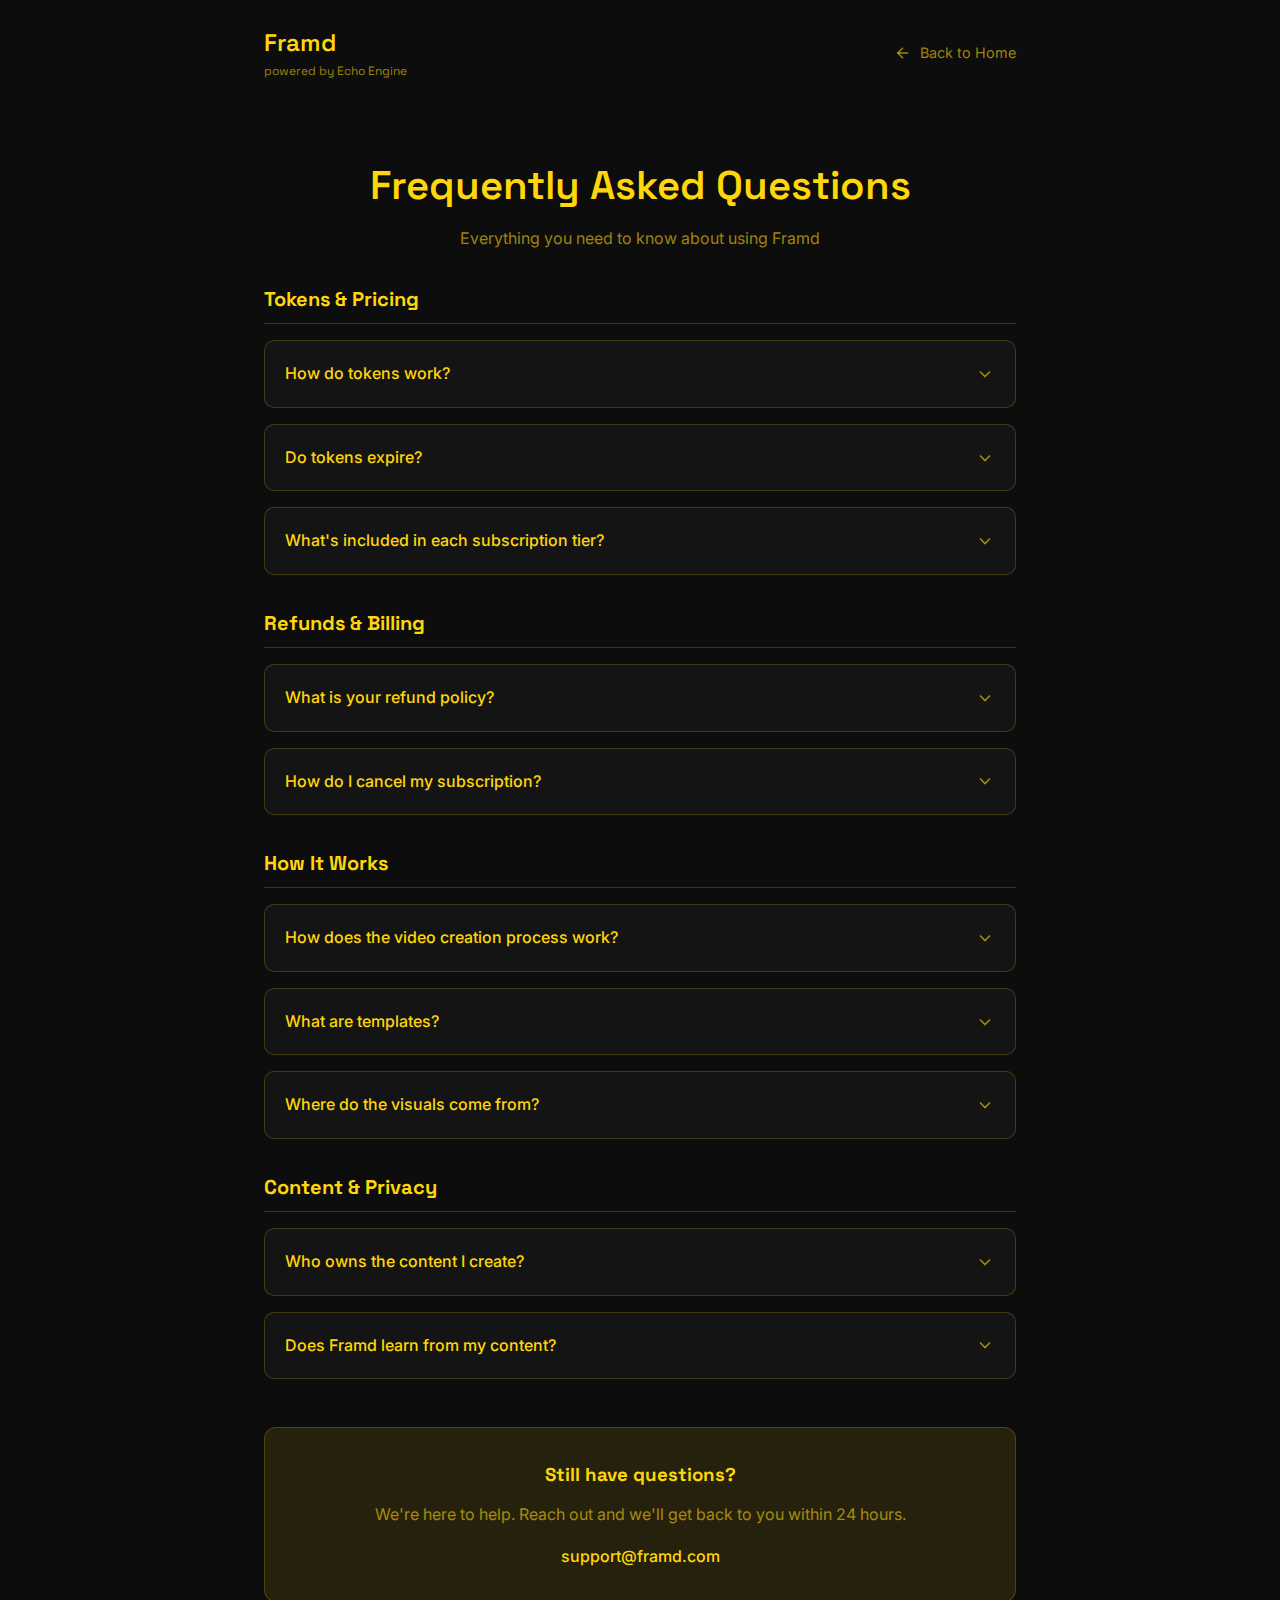
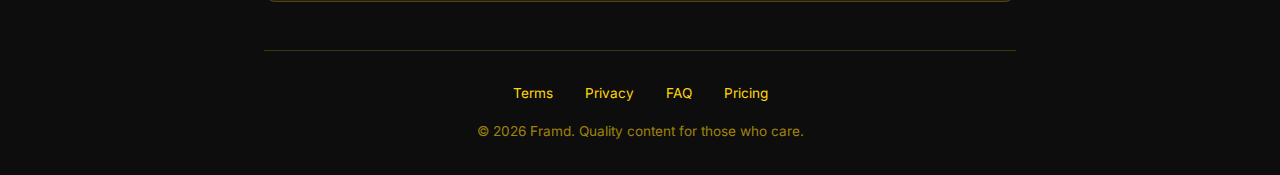
<file: templates/faq.html>
<!DOCTYPE html>
<html lang="en">
<head>
    <meta charset="UTF-8">
    <meta name="viewport" content="width=device-width, initial-scale=1.0">
    <title>FAQ — Framd</title>
    <link rel="preconnect" href="https://fonts.googleapis.com">
    <link href="https://fonts.googleapis.com/css2?family=Space+Grotesk:wght@400;500;600;700&family=Inter:wght@300;400;500;600&display=swap" rel="stylesheet">
    <style>
        :root {
            --bg: #0d0d0d;
            --text: #ffd60a;
            --text-dim: rgba(255, 214, 10, 0.6);
            --text-faint: rgba(255, 214, 10, 0.2);
        }
        
        * { margin: 0; padding: 0; box-sizing: border-box; }
        
        body {
            font-family: 'Inter', sans-serif;
            background: var(--bg);
            color: var(--text);
            min-height: 100vh;
            line-height: 1.6;
        }
        
        .container {
            max-width: 800px;
            margin: 0 auto;
            padding: 0 1.5rem;
        }
        
        header {
            padding: 1.5rem 0;
            display: flex;
            justify-content: space-between;
            align-items: center;
        }
        
        .logo {
            font-family: 'Space Grotesk', sans-serif;
            font-size: 1.5rem;
            font-weight: 600;
            text-decoration: none;
            color: var(--text);
        }
        
        .logo span {
            font-size: 0.75rem;
            font-weight: 400;
            color: var(--text-dim);
            display: block;
        }
        
        .back-link {
            color: var(--text-dim);
            text-decoration: none;
            font-size: 0.9rem;
            display: flex;
            align-items: center;
            gap: 0.5rem;
            transition: color 0.2s;
        }
        
        .back-link:hover {
            color: var(--text);
        }
        
        .back-link svg {
            width: 18px;
            height: 18px;
        }
        
        .page-header {
            text-align: center;
            padding: 3rem 0 2rem;
        }
        
        .page-header h1 {
            font-family: 'Space Grotesk', sans-serif;
            font-size: clamp(2rem, 5vw, 2.5rem);
            font-weight: 600;
            margin-bottom: 0.5rem;
        }
        
        .page-header p {
            color: var(--text-dim);
            font-size: 1rem;
        }
        
        .faq-section {
            margin-bottom: 2rem;
        }
        
        .faq-section h2 {
            font-family: 'Space Grotesk', sans-serif;
            font-size: 1.25rem;
            margin-bottom: 1rem;
            padding-bottom: 0.5rem;
            border-bottom: 1px solid var(--text-faint);
        }
        
        .faq-item {
            background: rgba(255, 255, 255, 0.03);
            border: 1px solid var(--text-faint);
            border-radius: 10px;
            margin-bottom: 1rem;
            overflow: hidden;
        }
        
        .faq-question {
            padding: 1.25rem;
            cursor: pointer;
            display: flex;
            justify-content: space-between;
            align-items: center;
            font-weight: 500;
            transition: background 0.2s;
        }
        
        .faq-question:hover {
            background: rgba(255, 255, 255, 0.02);
        }
        
        .faq-question svg {
            width: 20px;
            height: 20px;
            color: var(--text-dim);
            transition: transform 0.2s;
            flex-shrink: 0;
        }
        
        .faq-item.open .faq-question svg {
            transform: rotate(180deg);
        }
        
        .faq-answer {
            padding: 0 1.25rem;
            max-height: 0;
            overflow: hidden;
            transition: all 0.3s ease;
        }
        
        .faq-item.open .faq-answer {
            padding: 0 1.25rem 1.25rem;
            max-height: 500px;
        }
        
        .faq-answer p {
            color: var(--text-dim);
            line-height: 1.7;
            margin-bottom: 0.75rem;
        }
        
        .faq-answer p:last-child {
            margin-bottom: 0;
        }
        
        .faq-answer ul {
            color: var(--text-dim);
            margin-left: 1.5rem;
            margin-bottom: 0.75rem;
        }
        
        .faq-answer li {
            margin-bottom: 0.5rem;
        }
        
        .highlight {
            color: var(--text);
            font-weight: 500;
        }
        
        .contact-box {
            background: rgba(255, 214, 10, 0.1);
            border: 1px solid var(--text-faint);
            border-radius: 12px;
            padding: 2rem;
            text-align: center;
            margin: 3rem 0;
        }
        
        .contact-box h3 {
            font-family: 'Space Grotesk', sans-serif;
            margin-bottom: 0.75rem;
        }
        
        .contact-box p {
            color: var(--text-dim);
            margin-bottom: 1rem;
        }
        
        .contact-box a {
            color: var(--text);
            text-decoration: none;
            font-weight: 500;
        }
        
        .contact-box a:hover {
            text-decoration: underline;
        }
        
        footer {
            text-align: center;
            padding: 2rem 0;
            color: var(--text-dim);
            font-size: 0.85rem;
            border-top: 1px solid var(--text-faint);
        }
        
        footer a {
            color: var(--text);
            text-decoration: none;
        }
        
        footer a:hover {
            text-decoration: underline;
        }
        
        .footer-links {
            display: flex;
            justify-content: center;
            gap: 2rem;
            margin-bottom: 1rem;
        }
    </style>
</head>
<body>
    <div class="container">
        <header>
            <a href="/" class="logo">
                Framd
                <span>powered by Echo Engine</span>
            </a>
            <a href="/" class="back-link">
                <svg viewBox="0 0 24 24" fill="none" stroke="currentColor" stroke-width="2">
                    <line x1="19" y1="12" x2="5" y2="12"/>
                    <polyline points="12 19 5 12 12 5"/>
                </svg>
                Back to Home
            </a>
        </header>
        
        <section class="page-header">
            <h1>Frequently Asked Questions</h1>
            <p>Everything you need to know about using Framd</p>
        </section>
        
        <section class="faq-section">
            <h2>Tokens & Pricing</h2>
            
            <div class="faq-item">
                <div class="faq-question">
                    How do tokens work?
                    <svg viewBox="0 0 24 24" fill="none" stroke="currentColor" stroke-width="2">
                        <polyline points="6 9 12 15 18 9"/>
                    </svg>
                </div>
                <div class="faq-answer">
                    <p>Tokens are our simple currency for video creation. Every video you render costs tokens based on its complexity:</p>
                    <ul>
                        <li><span class="highlight">Base cost:</span> 25 tokens per video (covers script, voice, captions, and render)</li>
                        <li><span class="highlight">Extra characters:</span> +3 tokens per additional voice/character</li>
                        <li><span class="highlight">Sound effects:</span> +1 token per [SOUND: effect] tag</li>
                    </ul>
                    <p>Script generation is always free — tokens are only used when you render the final video.</p>
                </div>
            </div>
            
            <div class="faq-item">
                <div class="faq-question">
                    Do tokens expire?
                    <svg viewBox="0 0 24 24" fill="none" stroke="currentColor" stroke-width="2">
                        <polyline points="6 9 12 15 18 9"/>
                    </svg>
                </div>
                <div class="faq-answer">
                    <p><span class="highlight">No, tokens never expire.</span> Purchased tokens stay in your account until you use them. Subscription tokens reset monthly, but any purchased tokens remain.</p>
                </div>
            </div>
            
            <div class="faq-item">
                <div class="faq-question">
                    What's included in each subscription tier?
                    <svg viewBox="0 0 24 24" fill="none" stroke="currentColor" stroke-width="2">
                        <polyline points="6 9 12 15 18 9"/>
                    </svg>
                </div>
                <div class="faq-answer">
                    <p><span class="highlight">Free ($0/month):</span> 50 tokens, script generation only, no video export. Great for trying the platform.</p>
                    <p><span class="highlight">Creator ($10/month):</span> 300 tokens, video export, premium voices, video hosting. Perfect for active creators.</p>
                    <p><span class="highlight">Pro ($25/month):</span> 1000 tokens, unlimited revisions, auto-generator, AI character generation, priority rendering. For serious creators.</p>
                </div>
            </div>
        </section>
        
        <section class="faq-section">
            <h2>Refunds & Billing</h2>
            
            <div class="faq-item">
                <div class="faq-question">
                    What is your refund policy?
                    <svg viewBox="0 0 24 24" fill="none" stroke="currentColor" stroke-width="2">
                        <polyline points="6 9 12 15 18 9"/>
                    </svg>
                </div>
                <div class="faq-answer">
                    <p><span class="highlight">Unused tokens:</span> If you haven't used any tokens from a token pack purchase, we'll refund it within 7 days of purchase.</p>
                    <p><span class="highlight">Subscriptions:</span> You can cancel anytime. Your subscription remains active until the end of your billing period. We don't offer partial refunds for unused subscription time, but you keep any remaining tokens.</p>
                    <p><span class="highlight">Technical issues:</span> If a video render fails due to a technical error on our end, we'll refund the tokens automatically.</p>
                </div>
            </div>
            
            <div class="faq-item">
                <div class="faq-question">
                    How do I cancel my subscription?
                    <svg viewBox="0 0 24 24" fill="none" stroke="currentColor" stroke-width="2">
                        <polyline points="6 9 12 15 18 9"/>
                    </svg>
                </div>
                <div class="faq-answer">
                    <p>You can cancel anytime from your account settings. After cancellation:</p>
                    <ul>
                        <li>Your subscription remains active until the end of the billing period</li>
                        <li>You keep any unused purchased tokens (they never expire)</li>
                        <li>Subscription tokens reset to zero at the end of the period</li>
                        <li>Your projects and videos remain accessible</li>
                    </ul>
                </div>
            </div>
        </section>
        
        <section class="faq-section">
            <h2>How It Works</h2>
            
            <div class="faq-item">
                <div class="faq-question">
                    How does the video creation process work?
                    <svg viewBox="0 0 24 24" fill="none" stroke="currentColor" stroke-width="2">
                        <polyline points="6 9 12 15 18 9"/>
                    </svg>
                </div>
                <div class="faq-answer">
                    <p>Creating a video with Framd is a guided 4-step process:</p>
                    <ul>
                        <li><span class="highlight">Script:</span> Share your idea, link, or transcript. Our AI generates a structured script with hooks, claims, and closers.</li>
                        <li><span class="highlight">Voice:</span> Choose from 8 distinct character voices. Preview how your script sounds before committing.</li>
                        <li><span class="highlight">Visuals:</span> For each scene, we suggest relevant visuals from legal media sources. Pick what fits your story.</li>
                        <li><span class="highlight">Export:</span> Render your video with animated captions, sound effects, and your chosen format (9:16, 16:9, 1:1, or 4:5).</li>
                    </ul>
                </div>
            </div>
            
            <div class="faq-item">
                <div class="faq-question">
                    What are templates?
                    <svg viewBox="0 0 24 24" fill="none" stroke="currentColor" stroke-width="2">
                        <polyline points="6 9 12 15 18 9"/>
                    </svg>
                </div>
                <div class="faq-answer">
                    <p>Templates are pre-configured content styles that guide how the AI generates your script. Each has a distinct tone and purpose:</p>
                    <ul>
                        <li><span class="highlight">Hot Take:</span> Bold, assertive hooks for controversial topics</li>
                        <li><span class="highlight">Explainer:</span> Clear, educational breakdowns</li>
                        <li><span class="highlight">Story Time:</span> Narrative-driven personal stories</li>
                        <li><span class="highlight">Meme/Funny:</span> Humor-focused with comedic timing</li>
                        <li><span class="highlight">Make an Ad:</span> Persuasive with CTAs</li>
                        <li>...and more</li>
                    </ul>
                    <p>You can always start from scratch if none fit your vision.</p>
                </div>
            </div>
            
            <div class="faq-item">
                <div class="faq-question">
                    Where do the visuals come from?
                    <svg viewBox="0 0 24 24" fill="none" stroke="currentColor" stroke-width="2">
                        <polyline points="6 9 12 15 18 9"/>
                    </svg>
                </div>
                <div class="faq-answer">
                    <p>We source visuals from legal, royalty-free libraries:</p>
                    <ul>
                        <li><span class="highlight">Wikimedia Commons:</span> Primary source for authentic, non-stock footage</li>
                        <li><span class="highlight">Pexels:</span> Fallback for high-quality stock imagery</li>
                    </ul>
                    <p>All visuals are safe for commercial use in your content.</p>
                </div>
            </div>
        </section>
        
        <section class="faq-section">
            <h2>Content & Privacy</h2>
            
            <div class="faq-item">
                <div class="faq-question">
                    Who owns the content I create?
                    <svg viewBox="0 0 24 24" fill="none" stroke="currentColor" stroke-width="2">
                        <polyline points="6 9 12 15 18 9"/>
                    </svg>
                </div>
                <div class="faq-answer">
                    <p><span class="highlight">You do.</span> You retain full ownership of all scripts, videos, and content you create using Framd. We don't claim any rights to your work.</p>
                </div>
            </div>
            
            <div class="faq-item">
                <div class="faq-question">
                    Does Framd learn from my content?
                    <svg viewBox="0 0 24 24" fill="none" stroke="currentColor" stroke-width="2">
                        <polyline points="6 9 12 15 18 9"/>
                    </svg>
                </div>
                <div class="faq-answer">
                    <p>We learn <span class="highlight">craft patterns</span> (what makes hooks work, optimal pacing, structure) — not your specific ideas or content.</p>
                    <p>Your scripts, concepts, and unique creative work are never stored in or used to train our AI models. We only analyze anonymized patterns like hook types and success rates to improve the platform for everyone.</p>
                </div>
            </div>
        </section>
        
        <div class="contact-box">
            <h3>Still have questions?</h3>
            <p>We're here to help. Reach out and we'll get back to you within 24 hours.</p>
            <a href="mailto:support@framd.com">support@framd.com</a>
        </div>
        
        <footer>
            <div class="footer-links">
                <a href="/terms">Terms</a>
                <a href="/privacy">Privacy</a>
                <a href="/faq">FAQ</a>
                <a href="/pricing">Pricing</a>
            </div>
            <p>&copy; 2026 Framd. Quality content for those who care.</p>
        </footer>
    </div>
    
    <script>
        document.querySelectorAll('.faq-item').forEach(item => {
            item.querySelector('.faq-question').addEventListener('click', () => {
                item.classList.toggle('open');
            });
        });
    </script>
</body>
</html>
</file>
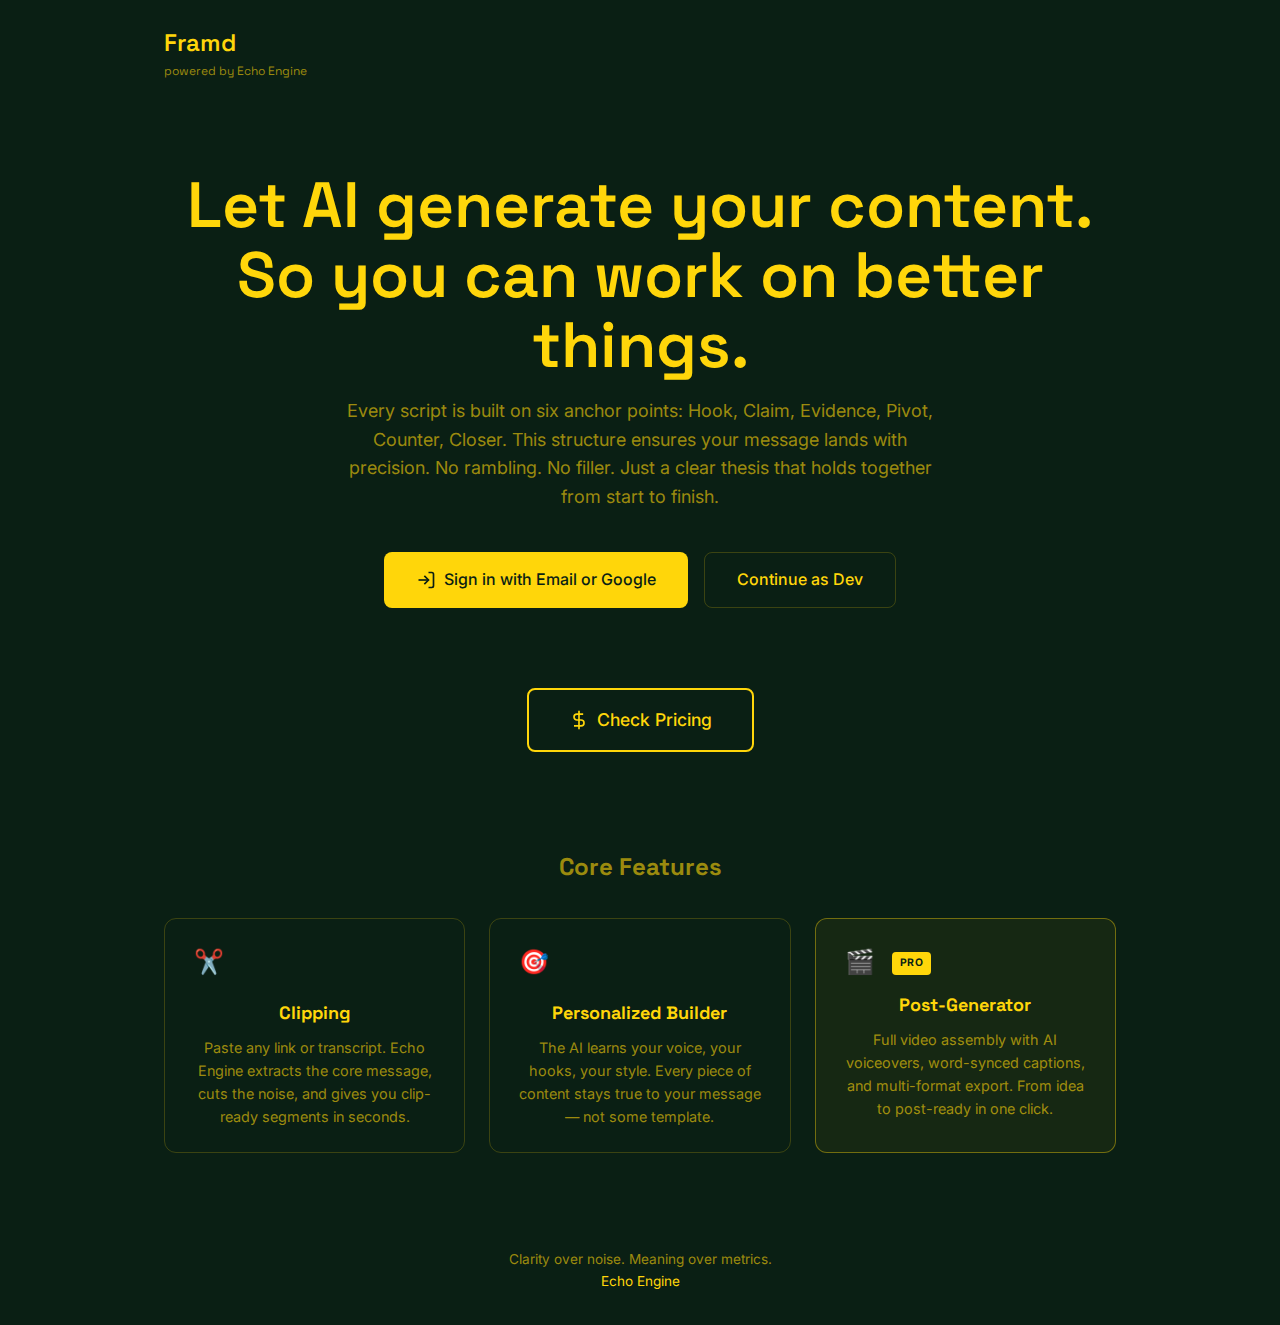
<file: templates/landing.html>
<!DOCTYPE html>
<html lang="en">
<head>
    <meta charset="UTF-8">
    <meta name="viewport" content="width=device-width, initial-scale=1.0">
    <title>Framd — AI Video Creator</title>
    <link rel="preconnect" href="https://fonts.googleapis.com">
    <link href="https://fonts.googleapis.com/css2?family=Space+Grotesk:wght@400;500;600;700&family=Inter:wght@300;400;500;600&display=swap" rel="stylesheet">
    <style>
        :root {
            --bg: #0a1f14;
            --text: #ffd60a;
            --text-dim: rgba(255, 214, 10, 0.6);
            --text-faint: rgba(255, 214, 10, 0.2);
        }
        
        * { margin: 0; padding: 0; box-sizing: border-box; }
        
        html { scroll-behavior: smooth; }
        
        body {
            font-family: 'Inter', sans-serif;
            background: var(--bg);
            color: var(--text);
            min-height: 100vh;
            line-height: 1.6;
        }
        
        ::-webkit-scrollbar { width: 8px; height: 8px; }
        ::-webkit-scrollbar-track { background: var(--bg); }
        ::-webkit-scrollbar-thumb { background: var(--text-faint); border-radius: 4px; }
        ::-webkit-scrollbar-thumb:hover { background: var(--text-dim); }
        
        .container {
            max-width: 1000px;
            margin: 0 auto;
            padding: 0 1.5rem;
        }
        
        header {
            padding: 1.5rem 0;
            display: flex;
            justify-content: space-between;
            align-items: center;
        }
        
        .logo {
            font-family: 'Space Grotesk', sans-serif;
            font-size: 1.5rem;
            font-weight: 600;
        }
        
        .logo span {
            font-size: 0.75rem;
            font-weight: 400;
            color: var(--text-dim);
            display: block;
        }
        
        .hero {
            text-align: center;
            padding: 4rem 0 3rem;
        }
        
        .hero h1 {
            font-family: 'Space Grotesk', sans-serif;
            font-size: clamp(2.5rem, 6vw, 4rem);
            font-weight: 600;
            margin-bottom: 1rem;
            line-height: 1.1;
        }
        
        .hero p {
            font-size: 1.125rem;
            color: var(--text-dim);
            max-width: 600px;
            margin: 0 auto 2.5rem;
        }
        
        .auth-buttons {
            display: flex;
            gap: 1rem;
            justify-content: center;
            flex-wrap: wrap;
        }
        
        .btn {
            display: inline-flex;
            align-items: center;
            gap: 0.5rem;
            padding: 0.875rem 2rem;
            border-radius: 8px;
            font-size: 1rem;
            font-weight: 500;
            text-decoration: none;
            transition: all 0.2s;
            cursor: pointer;
            border: none;
        }
        
        .btn-primary {
            background: var(--text);
            color: var(--bg);
        }
        
        .btn-primary:hover {
            transform: translateY(-2px);
            box-shadow: 0 8px 20px rgba(255, 214, 10, 0.3);
        }
        
        .btn-secondary {
            background: transparent;
            color: var(--text);
            border: 1px solid var(--text-faint);
        }
        
        .btn-secondary:hover {
            border-color: var(--text);
        }
        
        .btn svg {
            width: 20px;
            height: 20px;
        }
        
        
        .features {
            padding: 3rem 0;
        }
        
        .features h2 {
            font-family: 'Space Grotesk', sans-serif;
            font-size: 1.5rem;
            text-align: center;
            margin-bottom: 2.5rem;
            color: var(--text-dim);
        }
        
        .feature-grid {
            display: grid;
            grid-template-columns: repeat(auto-fit, minmax(280px, 1fr));
            gap: 1.5rem;
        }
        
        .feature {
            padding: 1.5rem;
            border: 1px solid var(--text-faint);
            border-radius: 12px;
            transition: all 0.2s;
        }
        
        .feature:hover {
            border-color: var(--text-dim);
            transform: translateY(-2px);
        }
        
        .feature-icon {
            font-size: 1.5rem;
            margin-bottom: 0.75rem;
        }
        
        .feature h3 {
            font-family: 'Space Grotesk', sans-serif;
            font-size: 1.125rem;
            margin-bottom: 0.5rem;
        }
        
        .feature p {
            font-size: 0.9rem;
            color: var(--text-dim);
        }
        
        .feature-pro {
            position: relative;
            border-color: rgba(255, 214, 10, 0.4);
            background: rgba(255, 214, 10, 0.05);
        }
        
        .feature-header {
            display: flex;
            align-items: center;
            gap: 0.75rem;
            margin-bottom: 0.5rem;
        }
        
        .feature-header .feature-icon {
            margin-bottom: 0;
        }
        
        .pro-badge {
            background: var(--text);
            color: var(--bg);
            font-size: 0.65rem;
            font-weight: 700;
            padding: 0.2rem 0.5rem;
            border-radius: 4px;
            letter-spacing: 0.05em;
        }
        
        .features {
            padding: 3rem 0;
            text-align: center;
        }
        
        .features h2 {
            font-family: 'Space Grotesk', sans-serif;
            font-size: 1.5rem;
            margin-bottom: 2rem;
        }
        
        .features-grid {
            display: grid;
            grid-template-columns: repeat(2, 1fr);
            gap: 1.5rem;
        }
        
        .feature-card {
            background: rgba(255, 255, 255, 0.03);
            border: 1px solid var(--text-faint);
            border-radius: 12px;
            padding: 1.5rem;
            text-align: left;
            transition: all 0.2s;
        }
        
        .feature-card:hover {
            border-color: var(--text-dim);
            transform: translateY(-2px);
        }
        
        .feature-icon {
            width: 40px;
            height: 40px;
            margin-bottom: 1rem;
            color: var(--text);
        }
        
        .feature-icon svg {
            width: 100%;
            height: 100%;
        }
        
        .feature-card h3 {
            font-family: 'Space Grotesk', sans-serif;
            font-size: 1.1rem;
            font-weight: 600;
            margin-bottom: 0.5rem;
        }
        
        .feature-card p {
            font-size: 0.875rem;
            color: var(--text-dim);
            line-height: 1.5;
        }
        
        .pricing-cta {
            text-align: center;
            padding: 2rem 0 3rem;
        }
        
        .btn-pricing {
            background: transparent;
            color: var(--text);
            border: 2px solid var(--text);
            font-size: 1.1rem;
            padding: 1rem 2.5rem;
        }
        
        .btn-pricing:hover {
            background: var(--text);
            color: var(--bg);
        }
        
        footer {
            text-align: center;
            padding: 3rem 0 2rem;
            color: var(--text-dim);
            font-size: 0.85rem;
        }
        
        footer a {
            color: var(--text);
            text-decoration: none;
        }
        
        @media (max-width: 600px) {
            .hero { padding: 2.5rem 0 2rem; }
            .auth-buttons { flex-direction: column; align-items: stretch; }
            .btn { justify-content: center; }
        }
    </style>
</head>
<body>
    <div class="container">
        <header>
            <div class="logo">
                Framd
                <span>powered by Echo Engine</span>
            </div>
        </header>
        
        <section class="hero">
            <h1>Let AI generate your content.<br>So you can work on better things.</h1>
            <p>Every script is built on six anchor points: Hook, Claim, Evidence, Pivot, Counter, Closer. This structure ensures your message lands with precision. No rambling. No filler. Just a clear thesis that holds together from start to finish.</p>
            
            <div class="auth-buttons">
                <a href="{{ url_for('replit_auth.login') }}" class="btn btn-primary">
                    <svg viewBox="0 0 24 24" fill="none" stroke="currentColor" stroke-width="2">
                        <path d="M15 3h4a2 2 0 0 1 2 2v14a2 2 0 0 1-2 2h-4"></path>
                        <polyline points="10 17 15 12 10 7"></polyline>
                        <line x1="15" y1="12" x2="3" y2="12"></line>
                    </svg>
                    Sign in with Email or Google
                </a>
                <a href="/dev" class="btn btn-secondary">Continue as Dev</a>
            </div>
            
        </section>
        
        <section class="pricing-cta">
            <a href="/pricing" class="btn btn-pricing">
                <svg viewBox="0 0 24 24" fill="none" stroke="currentColor" stroke-width="2">
                    <line x1="12" y1="1" x2="12" y2="23"/>
                    <path d="M17 5H9.5a3.5 3.5 0 0 0 0 7h5a3.5 3.5 0 0 1 0 7H6"/>
                </svg>
                Check Pricing
            </a>
        </section>
        
        
        <section class="features">
            <h2>Core Features</h2>
            <div class="feature-grid">
                <div class="feature">
                    <div class="feature-icon">✂️</div>
                    <h3>Clipping</h3>
                    <p>Paste any link or transcript. Echo Engine extracts the core message, cuts the noise, and gives you clip-ready segments in seconds.</p>
                </div>
                <div class="feature">
                    <div class="feature-icon">🎯</div>
                    <h3>Personalized Builder</h3>
                    <p>The AI learns your voice, your hooks, your style. Every piece of content stays true to your message — not some template.</p>
                </div>
                <div class="feature feature-pro">
                    <div class="feature-header">
                        <div class="feature-icon">🎬</div>
                        <span class="pro-badge">PRO</span>
                    </div>
                    <h3>Post-Generator</h3>
                    <p>Full video assembly with AI voiceovers, word-synced captions, and multi-format export. From idea to post-ready in one click.</p>
                </div>
            </div>
        </section>
        
        <footer>
            <p>Clarity over noise. Meaning over metrics.<br><a href="#">Echo Engine</a></p>
        </footer>
    </div>
</body>
</html>
</file>
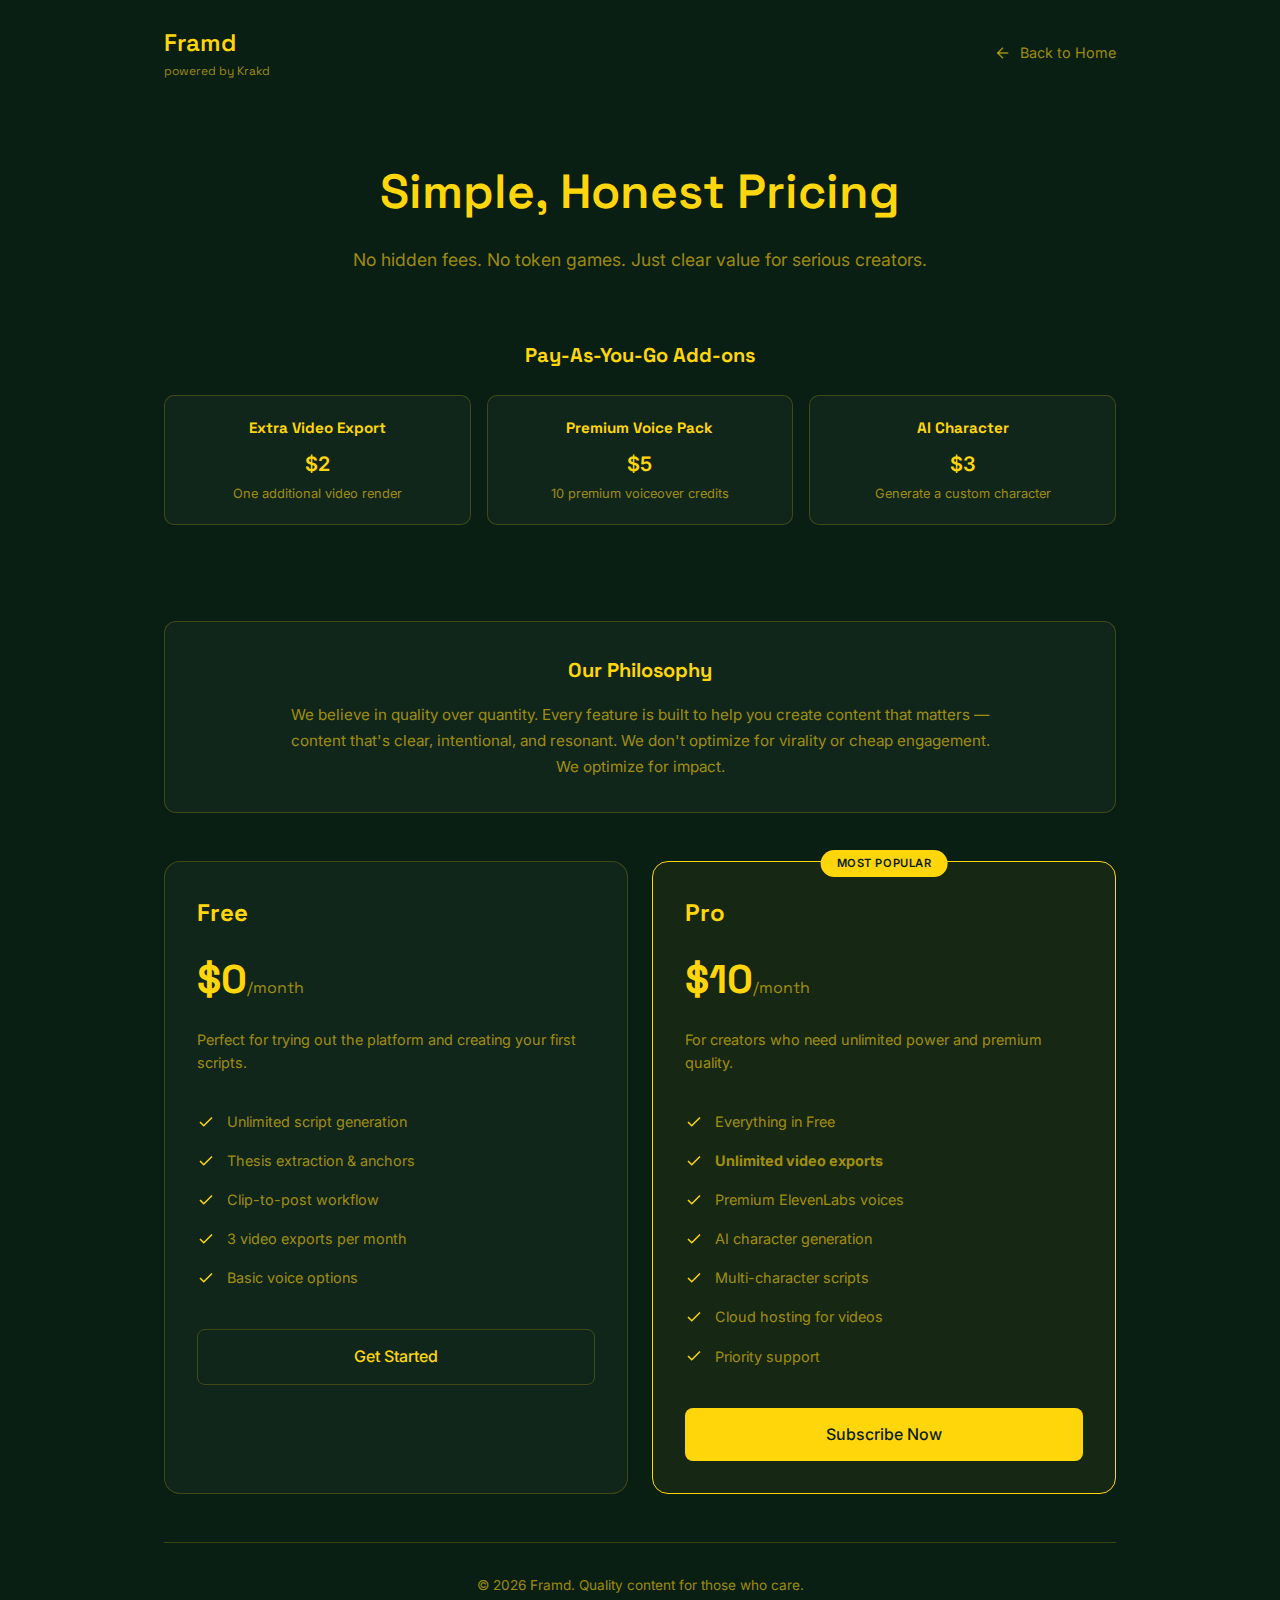
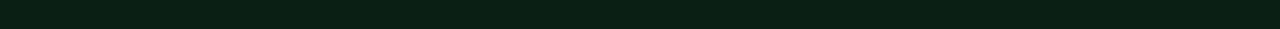
<file: templates/pricing.html>
<!DOCTYPE html>
<html lang="en">
<head>
    <meta charset="UTF-8">
    <meta name="viewport" content="width=device-width, initial-scale=1.0">
    <title>Pricing — Framd</title>
    <link rel="preconnect" href="https://fonts.googleapis.com">
    <link href="https://fonts.googleapis.com/css2?family=Space+Grotesk:wght@400;500;600;700&family=Inter:wght@300;400;500;600&display=swap" rel="stylesheet">
    <style>
        :root {
            --bg: #0a1f14;
            --text: #ffd60a;
            --text-dim: rgba(255, 214, 10, 0.6);
            --text-faint: rgba(255, 214, 10, 0.2);
        }
        
        * { margin: 0; padding: 0; box-sizing: border-box; }
        
        body {
            font-family: 'Inter', sans-serif;
            background: var(--bg);
            color: var(--text);
            min-height: 100vh;
            line-height: 1.6;
        }
        
        .container {
            max-width: 1000px;
            margin: 0 auto;
            padding: 0 1.5rem;
        }
        
        header {
            padding: 1.5rem 0;
            display: flex;
            justify-content: space-between;
            align-items: center;
        }
        
        .logo {
            font-family: 'Space Grotesk', sans-serif;
            font-size: 1.5rem;
            font-weight: 600;
            text-decoration: none;
            color: var(--text);
        }
        
        .logo span {
            font-size: 0.75rem;
            font-weight: 400;
            color: var(--text-dim);
            display: block;
        }
        
        .back-link {
            color: var(--text-dim);
            text-decoration: none;
            font-size: 0.9rem;
            display: flex;
            align-items: center;
            gap: 0.5rem;
            transition: color 0.2s;
        }
        
        .back-link:hover {
            color: var(--text);
        }
        
        .back-link svg {
            width: 18px;
            height: 18px;
        }
        
        .pricing-header {
            text-align: center;
            padding: 3rem 0 2rem;
        }
        
        .pricing-header h1 {
            font-family: 'Space Grotesk', sans-serif;
            font-size: clamp(2rem, 5vw, 3rem);
            font-weight: 600;
            margin-bottom: 1rem;
        }
        
        .pricing-header p {
            color: var(--text-dim);
            font-size: 1.1rem;
            max-width: 600px;
            margin: 0 auto;
        }
        
        .philosophy {
            background: rgba(255, 255, 255, 0.03);
            border: 1px solid var(--text-faint);
            border-radius: 12px;
            padding: 2rem;
            margin: 2rem 0;
            text-align: center;
        }
        
        .philosophy h2 {
            font-family: 'Space Grotesk', sans-serif;
            font-size: 1.25rem;
            margin-bottom: 1rem;
            color: var(--text);
        }
        
        .philosophy p {
            color: var(--text-dim);
            font-size: 0.95rem;
            max-width: 700px;
            margin: 0 auto;
            line-height: 1.7;
        }
        
        .pricing-grid {
            display: grid;
            grid-template-columns: repeat(2, 1fr);
            gap: 1.5rem;
            margin: 3rem 0;
        }
        
        .pricing-card {
            background: rgba(255, 255, 255, 0.03);
            border: 1px solid var(--text-faint);
            border-radius: 16px;
            padding: 2rem;
            position: relative;
            transition: all 0.2s;
        }
        
        .pricing-card:hover {
            border-color: var(--text-dim);
            transform: translateY(-4px);
        }
        
        .pricing-card.featured {
            border-color: var(--text);
            background: rgba(255, 214, 10, 0.05);
        }
        
        .featured-badge {
            position: absolute;
            top: -12px;
            left: 50%;
            transform: translateX(-50%);
            background: var(--text);
            color: var(--bg);
            font-size: 0.7rem;
            font-weight: 600;
            padding: 0.3rem 1rem;
            border-radius: 20px;
            text-transform: uppercase;
            letter-spacing: 0.05em;
        }
        
        .pricing-card h3 {
            font-family: 'Space Grotesk', sans-serif;
            font-size: 1.5rem;
            margin-bottom: 0.5rem;
        }
        
        .pricing-card .price {
            font-family: 'Space Grotesk', sans-serif;
            font-size: 2.5rem;
            font-weight: 700;
            margin: 1rem 0;
        }
        
        .pricing-card .price span {
            font-size: 1rem;
            font-weight: 400;
            color: var(--text-dim);
        }
        
        .pricing-card .description {
            color: var(--text-dim);
            font-size: 0.9rem;
            margin-bottom: 1.5rem;
            min-height: 50px;
        }
        
        .feature-list {
            list-style: none;
            margin-bottom: 2rem;
        }
        
        .feature-list li {
            padding: 0.5rem 0;
            font-size: 0.9rem;
            color: var(--text-dim);
            display: flex;
            align-items: center;
            gap: 0.75rem;
        }
        
        .feature-list li svg {
            width: 18px;
            height: 18px;
            color: var(--text);
            flex-shrink: 0;
        }
        
        .btn {
            display: block;
            width: 100%;
            padding: 0.875rem 1.5rem;
            border-radius: 8px;
            font-size: 1rem;
            font-weight: 500;
            text-decoration: none;
            text-align: center;
            transition: all 0.2s;
            cursor: pointer;
            border: none;
        }
        
        .btn-primary {
            background: var(--text);
            color: var(--bg);
        }
        
        .btn-primary:hover {
            transform: translateY(-2px);
            box-shadow: 0 8px 20px rgba(255, 214, 10, 0.3);
        }
        
        .btn-secondary {
            background: transparent;
            color: var(--text);
            border: 1px solid var(--text-faint);
        }
        
        .btn-secondary:hover {
            border-color: var(--text);
        }
        
        .extras {
            text-align: center;
            padding: 2rem 0 4rem;
        }
        
        .extras h2 {
            font-family: 'Space Grotesk', sans-serif;
            font-size: 1.25rem;
            margin-bottom: 1.5rem;
        }
        
        .extras-grid {
            display: grid;
            grid-template-columns: repeat(3, 1fr);
            gap: 1rem;
        }
        
        .extra-item {
            background: rgba(255, 255, 255, 0.03);
            border: 1px solid var(--text-faint);
            border-radius: 10px;
            padding: 1.25rem;
            text-align: center;
        }
        
        .extra-item h4 {
            font-family: 'Space Grotesk', sans-serif;
            font-size: 0.95rem;
            margin-bottom: 0.5rem;
        }
        
        .extra-item .extra-price {
            font-size: 1.25rem;
            font-weight: 600;
            margin-bottom: 0.25rem;
        }
        
        .extra-item p {
            font-size: 0.8rem;
            color: var(--text-dim);
        }
        
        footer {
            text-align: center;
            padding: 2rem 0;
            color: var(--text-dim);
            font-size: 0.85rem;
            border-top: 1px solid var(--text-faint);
        }
        
        @media (max-width: 700px) {
            .pricing-grid {
                grid-template-columns: 1fr;
            }
            .extras-grid {
                grid-template-columns: 1fr;
            }
        }
    </style>
</head>
<body>
    <div class="container">
        <header>
            <a href="/" class="logo">
                Framd
                <span>powered by Krakd</span>
            </a>
            <a href="/" class="back-link">
                <svg viewBox="0 0 24 24" fill="none" stroke="currentColor" stroke-width="2">
                    <line x1="19" y1="12" x2="5" y2="12"/>
                    <polyline points="12 19 5 12 12 5"/>
                </svg>
                Back to Home
            </a>
        </header>
        
        <section class="pricing-header">
            <h1>Simple, Honest Pricing</h1>
            <p>No hidden fees. No token games. Just clear value for serious creators.</p>
        </section>
        
        <section class="extras">
            <h2>Pay-As-You-Go Add-ons</h2>
            <div class="extras-grid">
                <div class="extra-item">
                    <h4>Extra Video Export</h4>
                    <div class="extra-price">$2</div>
                    <p>One additional video render</p>
                </div>
                <div class="extra-item">
                    <h4>Premium Voice Pack</h4>
                    <div class="extra-price">$5</div>
                    <p>10 premium voiceover credits</p>
                </div>
                <div class="extra-item">
                    <h4>AI Character</h4>
                    <div class="extra-price">$3</div>
                    <p>Generate a custom character</p>
                </div>
            </div>
        </section>
        
        <section class="philosophy">
            <h2>Our Philosophy</h2>
            <p>We believe in quality over quantity. Every feature is built to help you create content that matters — content that's clear, intentional, and resonant. We don't optimize for virality or cheap engagement. We optimize for impact.</p>
        </section>
        
        <div class="pricing-grid">
            <div class="pricing-card">
                <h3>Free</h3>
                <div class="price">$0<span>/month</span></div>
                <p class="description">Perfect for trying out the platform and creating your first scripts.</p>
                <ul class="feature-list">
                    <li>
                        <svg viewBox="0 0 24 24" fill="none" stroke="currentColor" stroke-width="2">
                            <polyline points="20 6 9 17 4 12"/>
                        </svg>
                        Unlimited script generation
                    </li>
                    <li>
                        <svg viewBox="0 0 24 24" fill="none" stroke="currentColor" stroke-width="2">
                            <polyline points="20 6 9 17 4 12"/>
                        </svg>
                        Thesis extraction & anchors
                    </li>
                    <li>
                        <svg viewBox="0 0 24 24" fill="none" stroke="currentColor" stroke-width="2">
                            <polyline points="20 6 9 17 4 12"/>
                        </svg>
                        Clip-to-post workflow
                    </li>
                    <li>
                        <svg viewBox="0 0 24 24" fill="none" stroke="currentColor" stroke-width="2">
                            <polyline points="20 6 9 17 4 12"/>
                        </svg>
                        3 video exports per month
                    </li>
                    <li>
                        <svg viewBox="0 0 24 24" fill="none" stroke="currentColor" stroke-width="2">
                            <polyline points="20 6 9 17 4 12"/>
                        </svg>
                        Basic voice options
                    </li>
                </ul>
                <a href="{{ url_for('replit_auth.login') }}" class="btn btn-secondary">Get Started</a>
            </div>
            
            <div class="pricing-card featured">
                <div class="featured-badge">Most Popular</div>
                <h3>Pro</h3>
                <div class="price">$10<span>/month</span></div>
                <p class="description">For creators who need unlimited power and premium quality.</p>
                <ul class="feature-list">
                    <li>
                        <svg viewBox="0 0 24 24" fill="none" stroke="currentColor" stroke-width="2">
                            <polyline points="20 6 9 17 4 12"/>
                        </svg>
                        Everything in Free
                    </li>
                    <li>
                        <svg viewBox="0 0 24 24" fill="none" stroke="currentColor" stroke-width="2">
                            <polyline points="20 6 9 17 4 12"/>
                        </svg>
                        <strong>Unlimited video exports</strong>
                    </li>
                    <li>
                        <svg viewBox="0 0 24 24" fill="none" stroke="currentColor" stroke-width="2">
                            <polyline points="20 6 9 17 4 12"/>
                        </svg>
                        Premium ElevenLabs voices
                    </li>
                    <li>
                        <svg viewBox="0 0 24 24" fill="none" stroke="currentColor" stroke-width="2">
                            <polyline points="20 6 9 17 4 12"/>
                        </svg>
                        AI character generation
                    </li>
                    <li>
                        <svg viewBox="0 0 24 24" fill="none" stroke="currentColor" stroke-width="2">
                            <polyline points="20 6 9 17 4 12"/>
                        </svg>
                        Multi-character scripts
                    </li>
                    <li>
                        <svg viewBox="0 0 24 24" fill="none" stroke="currentColor" stroke-width="2">
                            <polyline points="20 6 9 17 4 12"/>
                        </svg>
                        Cloud hosting for videos
                    </li>
                    <li>
                        <svg viewBox="0 0 24 24" fill="none" stroke="currentColor" stroke-width="2">
                            <polyline points="20 6 9 17 4 12"/>
                        </svg>
                        Priority support
                    </li>
                </ul>
                <a href="/subscribe" class="btn btn-primary">Subscribe Now</a>
            </div>
        </div>
        
        <footer>
            <p>&copy; 2026 Framd. Quality content for those who care.</p>
        </footer>
    </div>
</body>
</html>
</file>
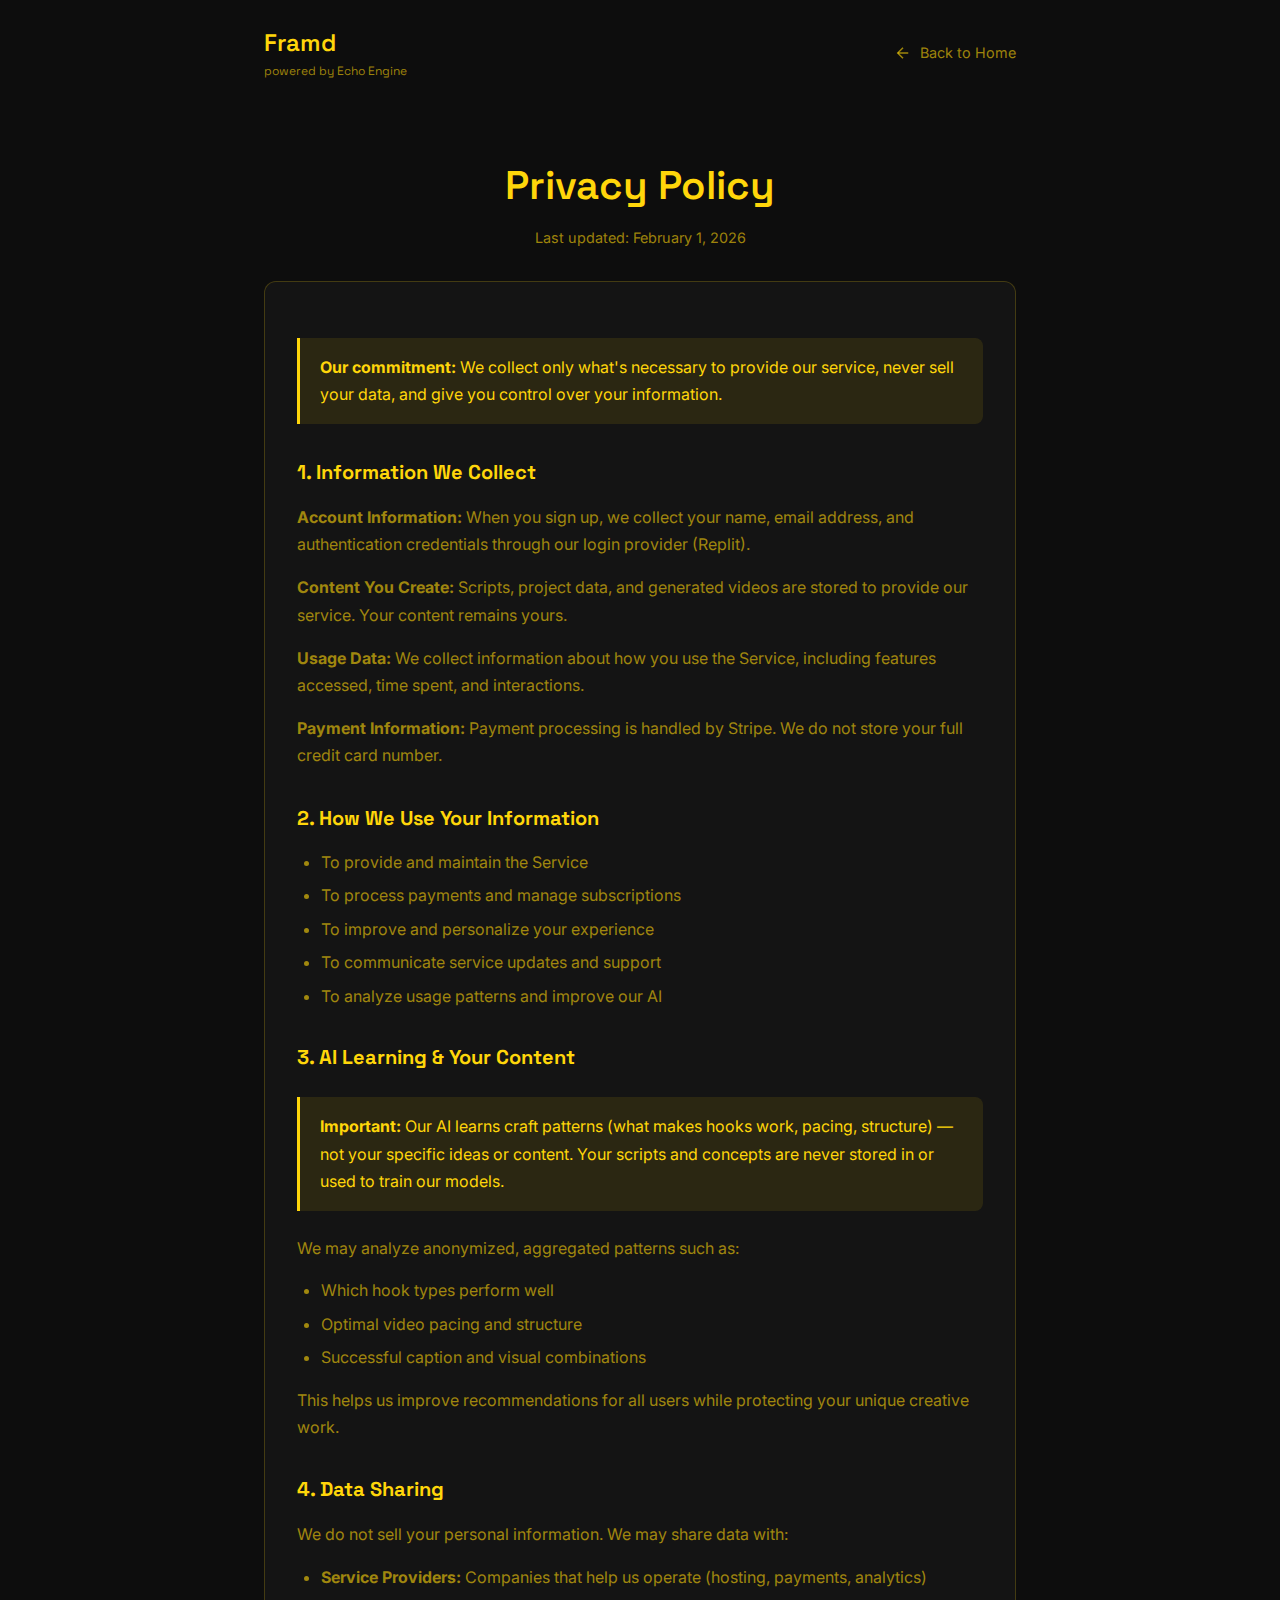
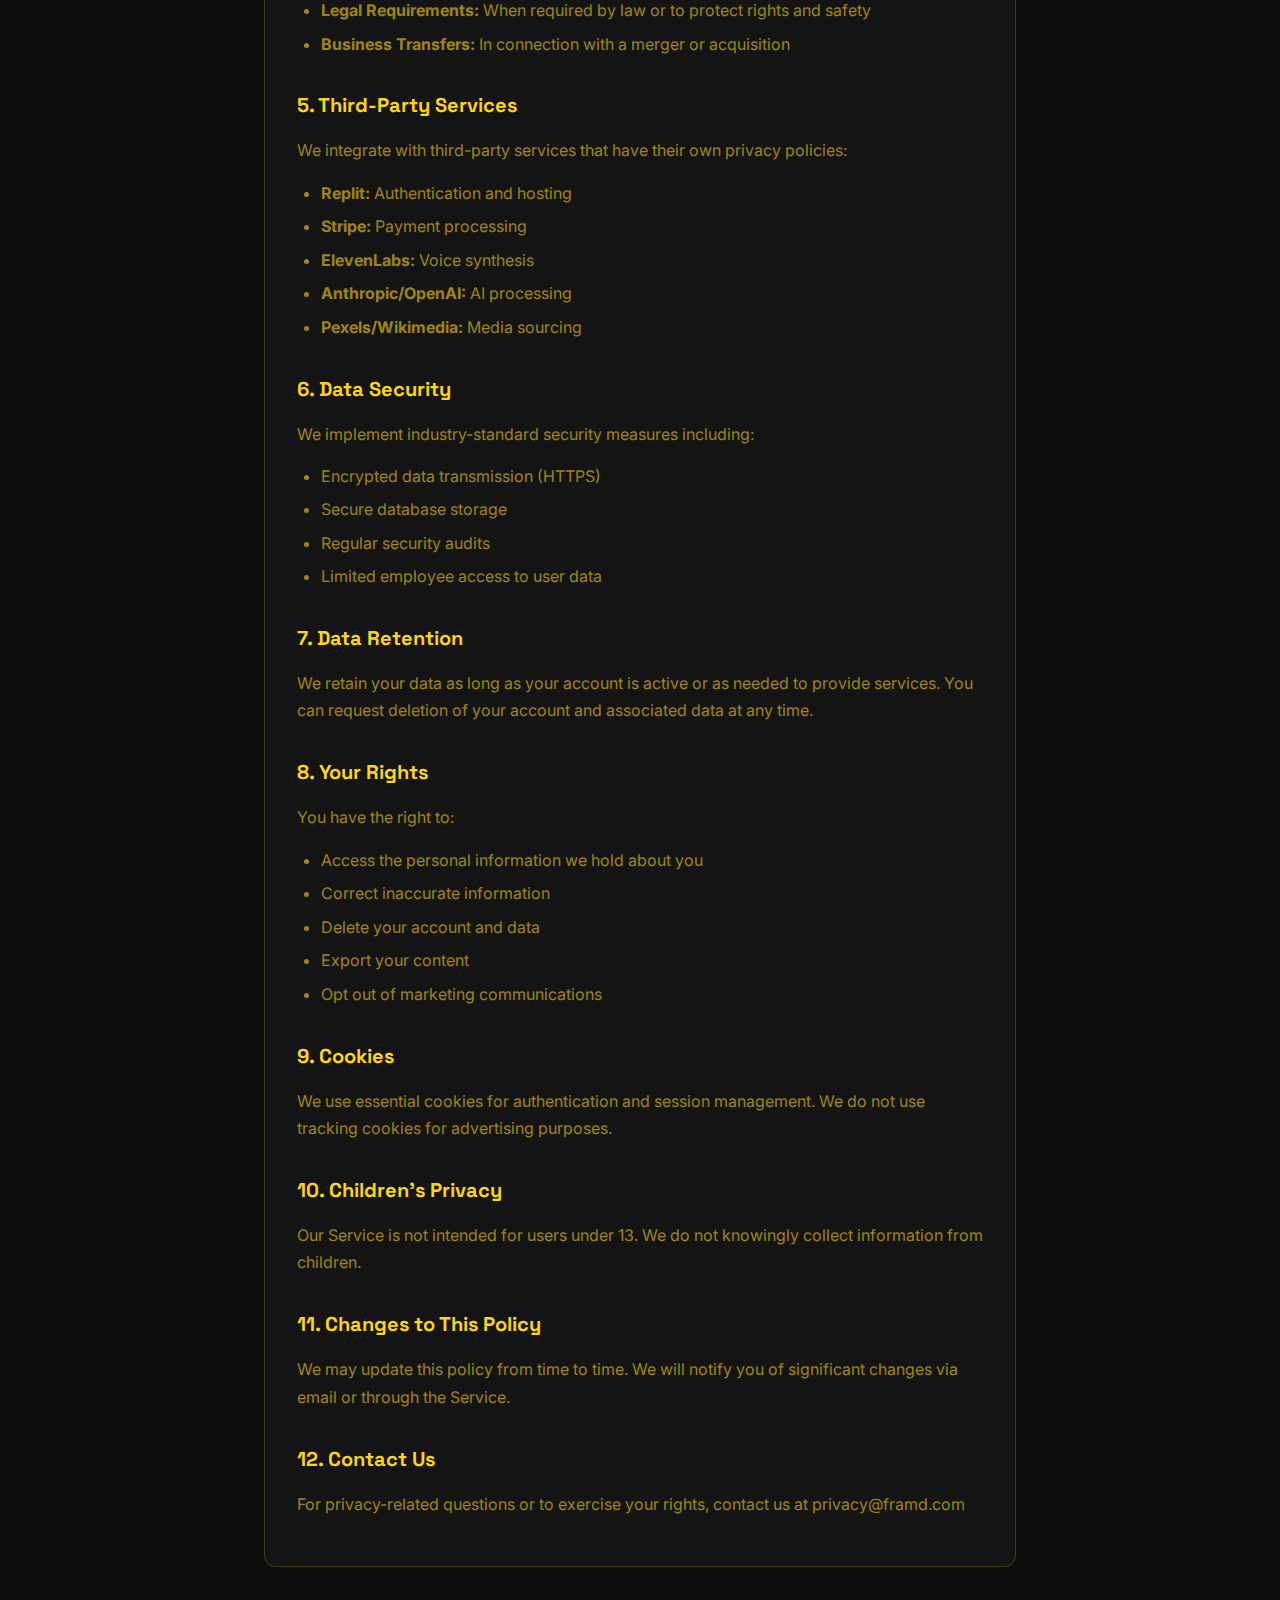
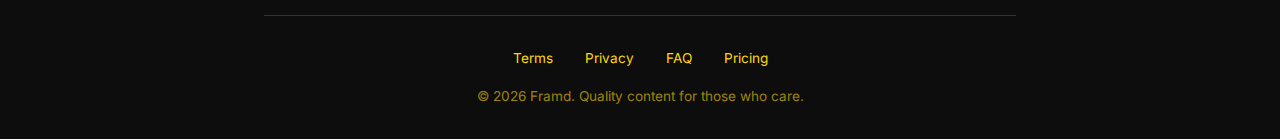
<file: templates/privacy.html>
<!DOCTYPE html>
<html lang="en">
<head>
    <meta charset="UTF-8">
    <meta name="viewport" content="width=device-width, initial-scale=1.0">
    <title>Privacy Policy — Framd</title>
    <link rel="preconnect" href="https://fonts.googleapis.com">
    <link href="https://fonts.googleapis.com/css2?family=Space+Grotesk:wght@400;500;600;700&family=Inter:wght@300;400;500;600&display=swap" rel="stylesheet">
    <style>
        :root {
            --bg: #0d0d0d;
            --text: #ffd60a;
            --text-dim: rgba(255, 214, 10, 0.6);
            --text-faint: rgba(255, 214, 10, 0.2);
        }
        
        * { margin: 0; padding: 0; box-sizing: border-box; }
        
        body {
            font-family: 'Inter', sans-serif;
            background: var(--bg);
            color: var(--text);
            min-height: 100vh;
            line-height: 1.6;
        }
        
        .container {
            max-width: 800px;
            margin: 0 auto;
            padding: 0 1.5rem;
        }
        
        header {
            padding: 1.5rem 0;
            display: flex;
            justify-content: space-between;
            align-items: center;
        }
        
        .logo {
            font-family: 'Space Grotesk', sans-serif;
            font-size: 1.5rem;
            font-weight: 600;
            text-decoration: none;
            color: var(--text);
        }
        
        .logo span {
            font-size: 0.75rem;
            font-weight: 400;
            color: var(--text-dim);
            display: block;
        }
        
        .back-link {
            color: var(--text-dim);
            text-decoration: none;
            font-size: 0.9rem;
            display: flex;
            align-items: center;
            gap: 0.5rem;
            transition: color 0.2s;
        }
        
        .back-link:hover {
            color: var(--text);
        }
        
        .back-link svg {
            width: 18px;
            height: 18px;
        }
        
        .page-header {
            text-align: center;
            padding: 3rem 0 2rem;
        }
        
        .page-header h1 {
            font-family: 'Space Grotesk', sans-serif;
            font-size: clamp(2rem, 5vw, 2.5rem);
            font-weight: 600;
            margin-bottom: 0.5rem;
        }
        
        .page-header .updated {
            color: var(--text-dim);
            font-size: 0.9rem;
        }
        
        .content {
            background: rgba(255, 255, 255, 0.03);
            border: 1px solid var(--text-faint);
            border-radius: 12px;
            padding: 2rem;
            margin-bottom: 3rem;
        }
        
        .content h2 {
            font-family: 'Space Grotesk', sans-serif;
            font-size: 1.25rem;
            margin: 2rem 0 1rem;
            color: var(--text);
        }
        
        .content h2:first-child {
            margin-top: 0;
        }
        
        .content p {
            color: var(--text-dim);
            margin-bottom: 1rem;
            line-height: 1.7;
        }
        
        .content ul {
            color: var(--text-dim);
            margin-left: 1.5rem;
            margin-bottom: 1rem;
        }
        
        .content li {
            margin-bottom: 0.5rem;
        }
        
        .highlight-box {
            background: rgba(255, 214, 10, 0.1);
            border-left: 3px solid var(--text);
            padding: 1rem 1.25rem;
            margin: 1.5rem 0;
            border-radius: 0 8px 8px 0;
        }
        
        .highlight-box p {
            margin-bottom: 0;
            color: var(--text);
        }
        
        footer {
            text-align: center;
            padding: 2rem 0;
            color: var(--text-dim);
            font-size: 0.85rem;
            border-top: 1px solid var(--text-faint);
        }
        
        footer a {
            color: var(--text);
            text-decoration: none;
        }
        
        footer a:hover {
            text-decoration: underline;
        }
        
        .footer-links {
            display: flex;
            justify-content: center;
            gap: 2rem;
            margin-bottom: 1rem;
        }
    </style>
</head>
<body>
    <div class="container">
        <header>
            <a href="/" class="logo">
                Framd
                <span>powered by Echo Engine</span>
            </a>
            <a href="/" class="back-link">
                <svg viewBox="0 0 24 24" fill="none" stroke="currentColor" stroke-width="2">
                    <line x1="19" y1="12" x2="5" y2="12"/>
                    <polyline points="12 19 5 12 12 5"/>
                </svg>
                Back to Home
            </a>
        </header>
        
        <section class="page-header">
            <h1>Privacy Policy</h1>
            <p class="updated">Last updated: February 1, 2026</p>
        </section>
        
        <div class="content">
            <div class="highlight-box">
                <p><strong>Our commitment:</strong> We collect only what's necessary to provide our service, never sell your data, and give you control over your information.</p>
            </div>
            
            <h2>1. Information We Collect</h2>
            <p><strong>Account Information:</strong> When you sign up, we collect your name, email address, and authentication credentials through our login provider (Replit).</p>
            <p><strong>Content You Create:</strong> Scripts, project data, and generated videos are stored to provide our service. Your content remains yours.</p>
            <p><strong>Usage Data:</strong> We collect information about how you use the Service, including features accessed, time spent, and interactions.</p>
            <p><strong>Payment Information:</strong> Payment processing is handled by Stripe. We do not store your full credit card number.</p>
            
            <h2>2. How We Use Your Information</h2>
            <ul>
                <li>To provide and maintain the Service</li>
                <li>To process payments and manage subscriptions</li>
                <li>To improve and personalize your experience</li>
                <li>To communicate service updates and support</li>
                <li>To analyze usage patterns and improve our AI</li>
            </ul>
            
            <h2>3. AI Learning & Your Content</h2>
            <div class="highlight-box">
                <p><strong>Important:</strong> Our AI learns craft patterns (what makes hooks work, pacing, structure) — not your specific ideas or content. Your scripts and concepts are never stored in or used to train our models.</p>
            </div>
            <p>We may analyze anonymized, aggregated patterns such as:</p>
            <ul>
                <li>Which hook types perform well</li>
                <li>Optimal video pacing and structure</li>
                <li>Successful caption and visual combinations</li>
            </ul>
            <p>This helps us improve recommendations for all users while protecting your unique creative work.</p>
            
            <h2>4. Data Sharing</h2>
            <p>We do not sell your personal information. We may share data with:</p>
            <ul>
                <li><strong>Service Providers:</strong> Companies that help us operate (hosting, payments, analytics)</li>
                <li><strong>Legal Requirements:</strong> When required by law or to protect rights and safety</li>
                <li><strong>Business Transfers:</strong> In connection with a merger or acquisition</li>
            </ul>
            
            <h2>5. Third-Party Services</h2>
            <p>We integrate with third-party services that have their own privacy policies:</p>
            <ul>
                <li><strong>Replit:</strong> Authentication and hosting</li>
                <li><strong>Stripe:</strong> Payment processing</li>
                <li><strong>ElevenLabs:</strong> Voice synthesis</li>
                <li><strong>Anthropic/OpenAI:</strong> AI processing</li>
                <li><strong>Pexels/Wikimedia:</strong> Media sourcing</li>
            </ul>
            
            <h2>6. Data Security</h2>
            <p>We implement industry-standard security measures including:</p>
            <ul>
                <li>Encrypted data transmission (HTTPS)</li>
                <li>Secure database storage</li>
                <li>Regular security audits</li>
                <li>Limited employee access to user data</li>
            </ul>
            
            <h2>7. Data Retention</h2>
            <p>We retain your data as long as your account is active or as needed to provide services. You can request deletion of your account and associated data at any time.</p>
            
            <h2>8. Your Rights</h2>
            <p>You have the right to:</p>
            <ul>
                <li>Access the personal information we hold about you</li>
                <li>Correct inaccurate information</li>
                <li>Delete your account and data</li>
                <li>Export your content</li>
                <li>Opt out of marketing communications</li>
            </ul>
            
            <h2>9. Cookies</h2>
            <p>We use essential cookies for authentication and session management. We do not use tracking cookies for advertising purposes.</p>
            
            <h2>10. Children's Privacy</h2>
            <p>Our Service is not intended for users under 13. We do not knowingly collect information from children.</p>
            
            <h2>11. Changes to This Policy</h2>
            <p>We may update this policy from time to time. We will notify you of significant changes via email or through the Service.</p>
            
            <h2>12. Contact Us</h2>
            <p>For privacy-related questions or to exercise your rights, contact us at privacy@framd.com</p>
        </div>
        
        <footer>
            <div class="footer-links">
                <a href="/terms">Terms</a>
                <a href="/privacy">Privacy</a>
                <a href="/faq">FAQ</a>
                <a href="/pricing">Pricing</a>
            </div>
            <p>&copy; 2026 Framd. Quality content for those who care.</p>
        </footer>
    </div>
</body>
</html>
</file>
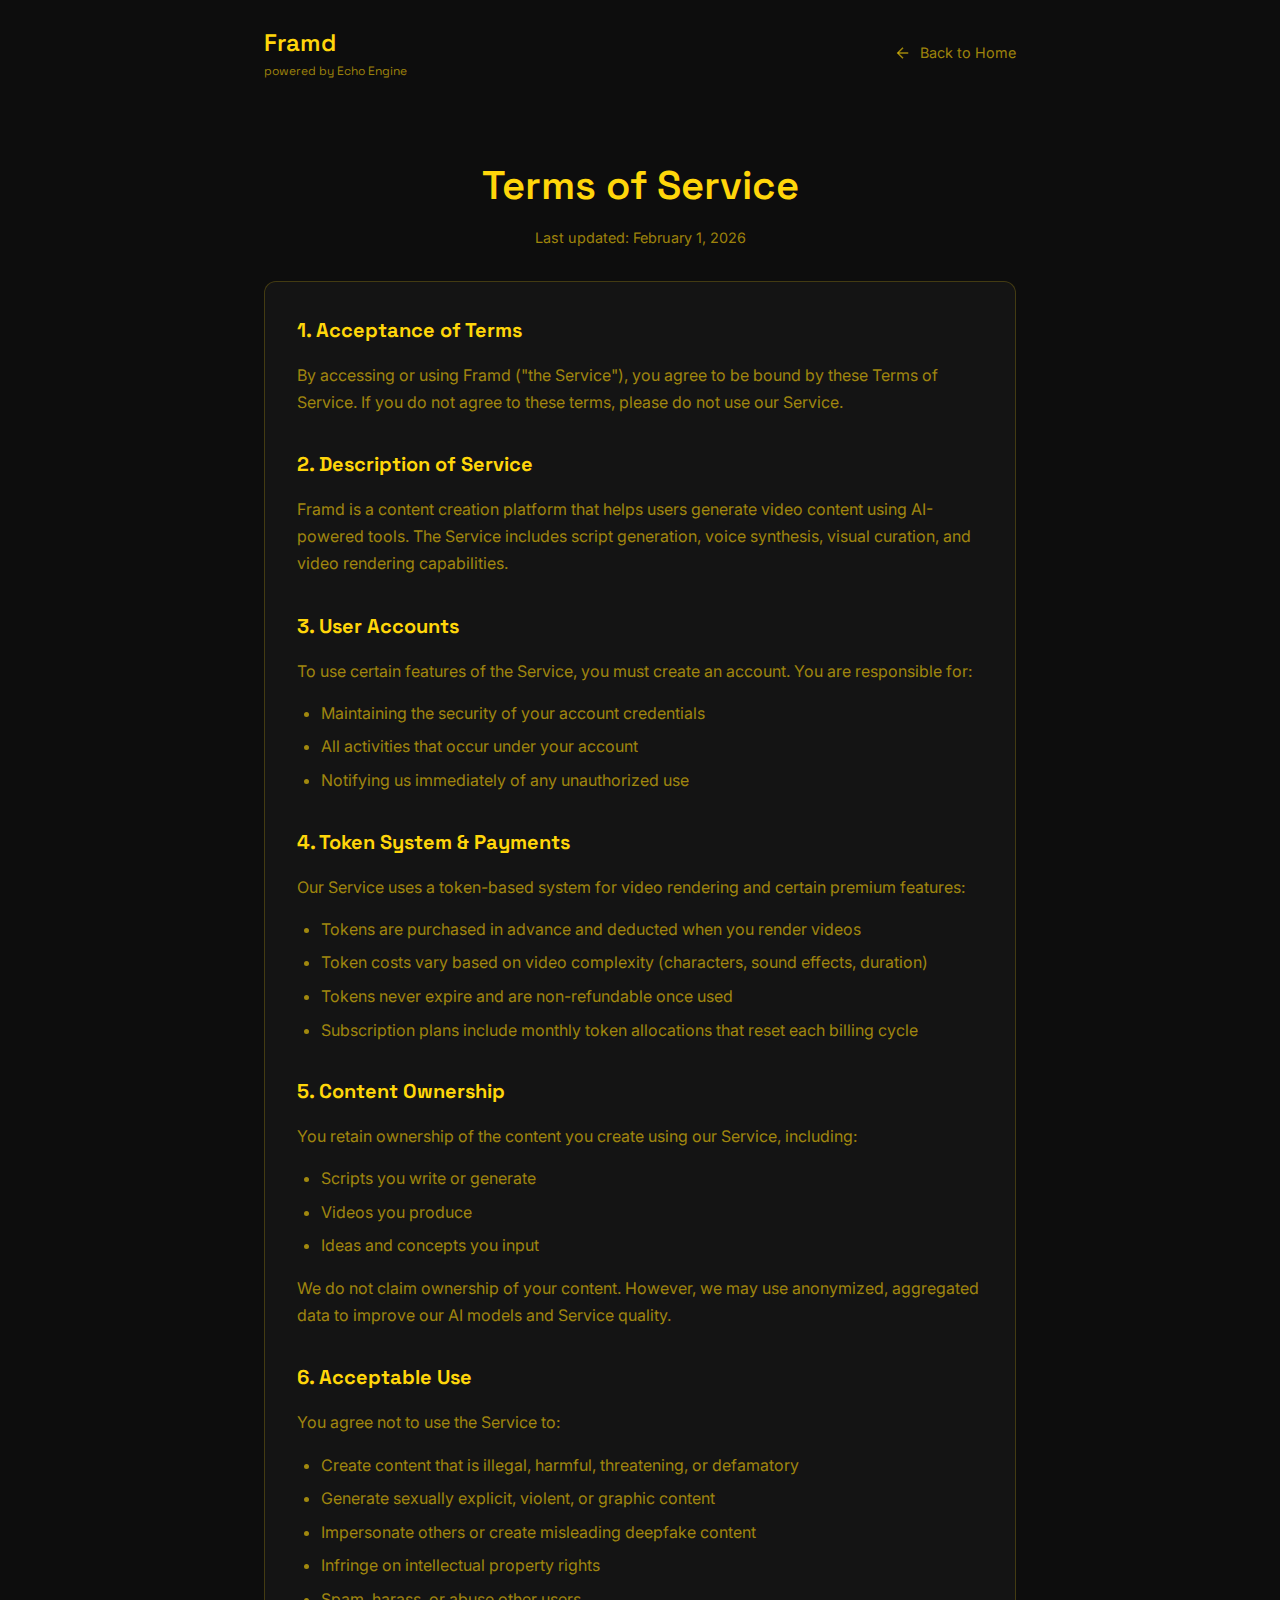
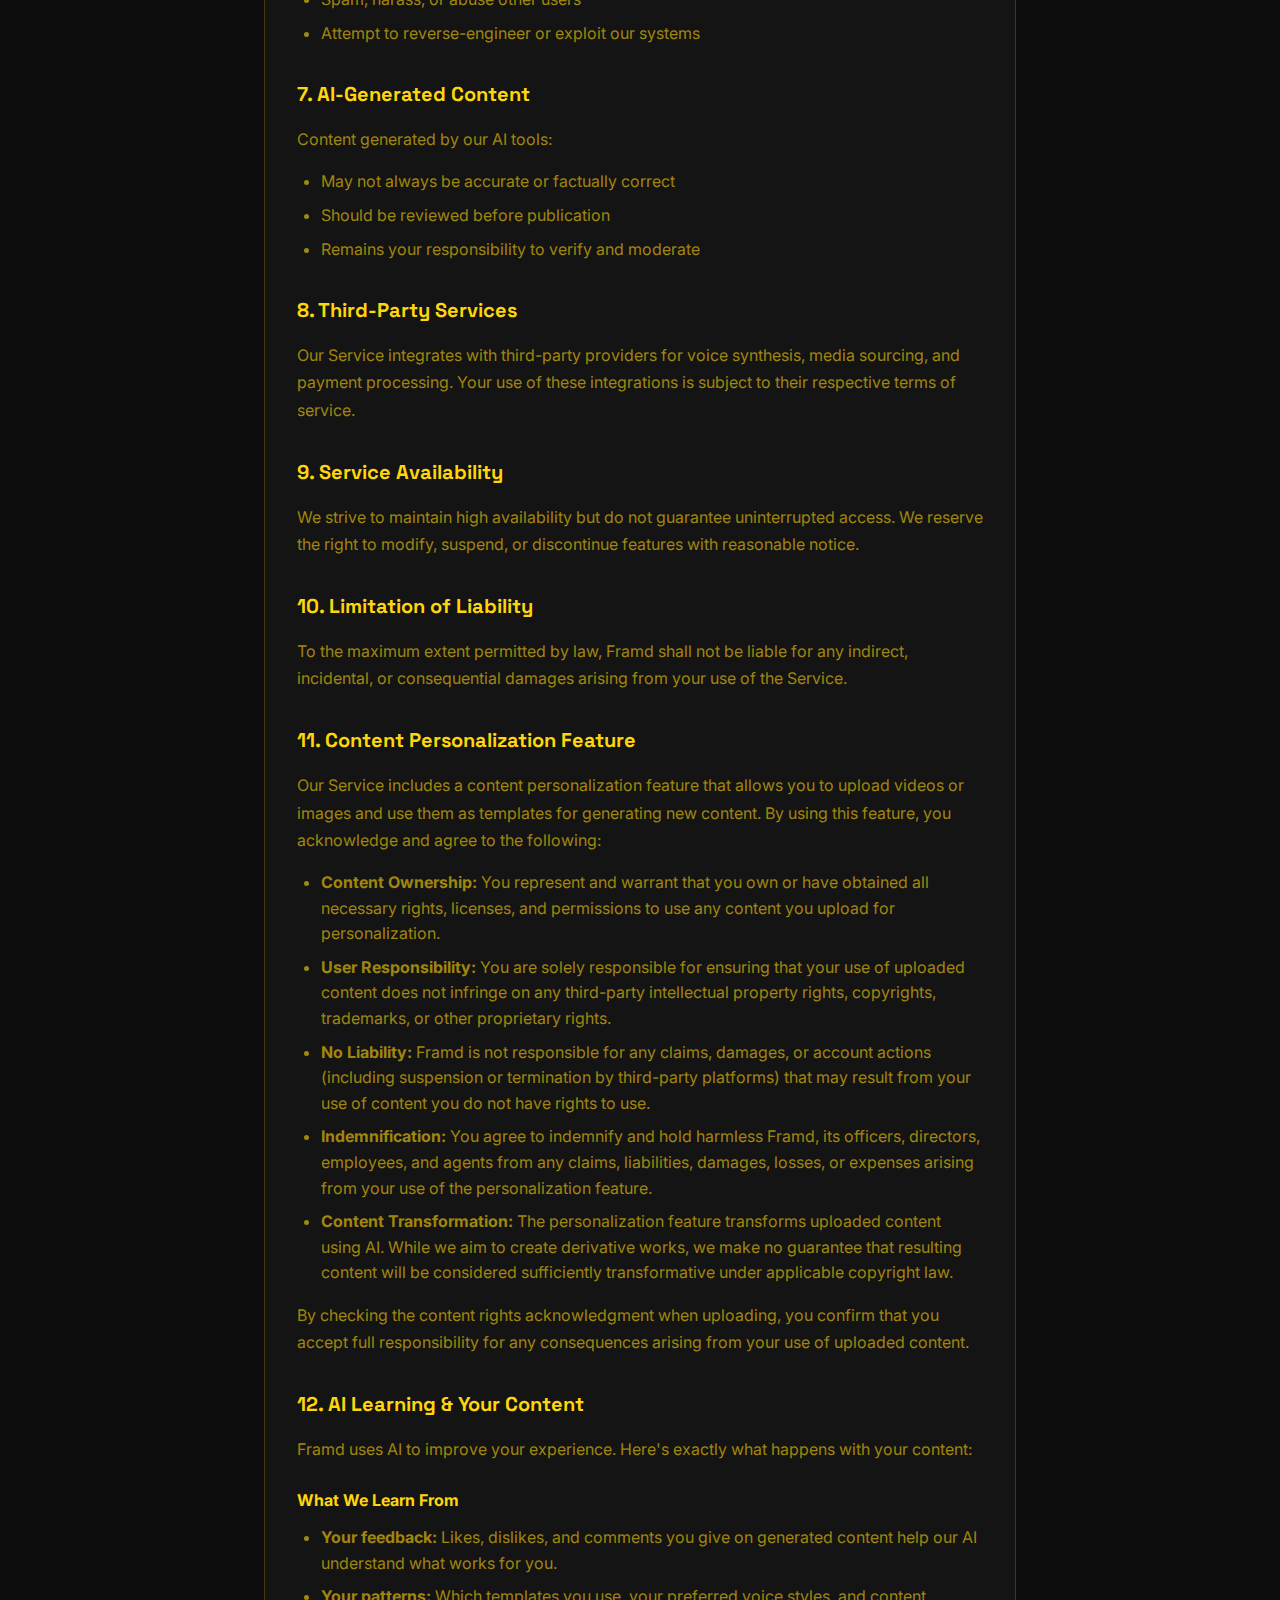
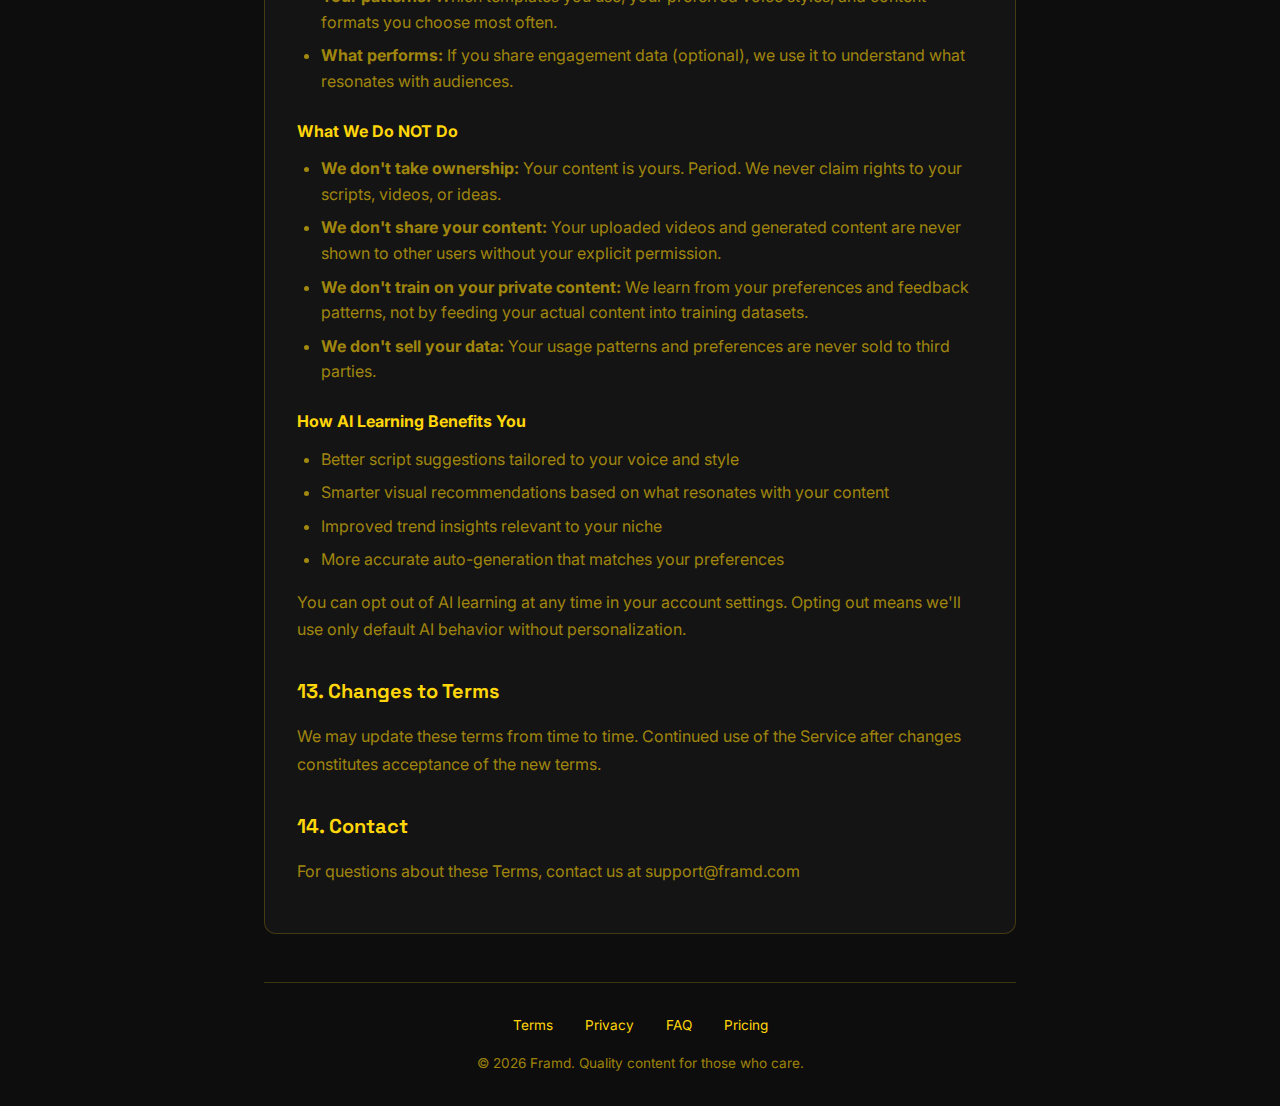
<file: templates/terms.html>
<!DOCTYPE html>
<html lang="en">
<head>
    <meta charset="UTF-8">
    <meta name="viewport" content="width=device-width, initial-scale=1.0">
    <title>Terms of Service — Framd</title>
    <link rel="preconnect" href="https://fonts.googleapis.com">
    <link href="https://fonts.googleapis.com/css2?family=Space+Grotesk:wght@400;500;600;700&family=Inter:wght@300;400;500;600&display=swap" rel="stylesheet">
    <style>
        :root {
            --bg: #0d0d0d;
            --text: #ffd60a;
            --text-dim: rgba(255, 214, 10, 0.6);
            --text-faint: rgba(255, 214, 10, 0.2);
        }
        
        * { margin: 0; padding: 0; box-sizing: border-box; }
        
        body {
            font-family: 'Inter', sans-serif;
            background: var(--bg);
            color: var(--text);
            min-height: 100vh;
            line-height: 1.6;
        }
        
        .container {
            max-width: 800px;
            margin: 0 auto;
            padding: 0 1.5rem;
        }
        
        header {
            padding: 1.5rem 0;
            display: flex;
            justify-content: space-between;
            align-items: center;
        }
        
        .logo {
            font-family: 'Space Grotesk', sans-serif;
            font-size: 1.5rem;
            font-weight: 600;
            text-decoration: none;
            color: var(--text);
        }
        
        .logo span {
            font-size: 0.75rem;
            font-weight: 400;
            color: var(--text-dim);
            display: block;
        }
        
        .back-link {
            color: var(--text-dim);
            text-decoration: none;
            font-size: 0.9rem;
            display: flex;
            align-items: center;
            gap: 0.5rem;
            transition: color 0.2s;
        }
        
        .back-link:hover {
            color: var(--text);
        }
        
        .back-link svg {
            width: 18px;
            height: 18px;
        }
        
        .page-header {
            text-align: center;
            padding: 3rem 0 2rem;
        }
        
        .page-header h1 {
            font-family: 'Space Grotesk', sans-serif;
            font-size: clamp(2rem, 5vw, 2.5rem);
            font-weight: 600;
            margin-bottom: 0.5rem;
        }
        
        .page-header .updated {
            color: var(--text-dim);
            font-size: 0.9rem;
        }
        
        .content {
            background: rgba(255, 255, 255, 0.03);
            border: 1px solid var(--text-faint);
            border-radius: 12px;
            padding: 2rem;
            margin-bottom: 3rem;
        }
        
        .content h2 {
            font-family: 'Space Grotesk', sans-serif;
            font-size: 1.25rem;
            margin: 2rem 0 1rem;
            color: var(--text);
        }
        
        .content h2:first-child {
            margin-top: 0;
        }
        
        .content p {
            color: var(--text-dim);
            margin-bottom: 1rem;
            line-height: 1.7;
        }
        
        .content ul {
            color: var(--text-dim);
            margin-left: 1.5rem;
            margin-bottom: 1rem;
        }
        
        .content li {
            margin-bottom: 0.5rem;
        }
        
        footer {
            text-align: center;
            padding: 2rem 0;
            color: var(--text-dim);
            font-size: 0.85rem;
            border-top: 1px solid var(--text-faint);
        }
        
        footer a {
            color: var(--text);
            text-decoration: none;
        }
        
        footer a:hover {
            text-decoration: underline;
        }
        
        .footer-links {
            display: flex;
            justify-content: center;
            gap: 2rem;
            margin-bottom: 1rem;
        }
    </style>
</head>
<body>
    <div class="container">
        <header>
            <a href="/" class="logo">
                Framd
                <span>powered by Echo Engine</span>
            </a>
            <a href="/" class="back-link">
                <svg viewBox="0 0 24 24" fill="none" stroke="currentColor" stroke-width="2">
                    <line x1="19" y1="12" x2="5" y2="12"/>
                    <polyline points="12 19 5 12 12 5"/>
                </svg>
                Back to Home
            </a>
        </header>
        
        <section class="page-header">
            <h1>Terms of Service</h1>
            <p class="updated">Last updated: February 1, 2026</p>
        </section>
        
        <div class="content">
            <h2>1. Acceptance of Terms</h2>
            <p>By accessing or using Framd ("the Service"), you agree to be bound by these Terms of Service. If you do not agree to these terms, please do not use our Service.</p>
            
            <h2>2. Description of Service</h2>
            <p>Framd is a content creation platform that helps users generate video content using AI-powered tools. The Service includes script generation, voice synthesis, visual curation, and video rendering capabilities.</p>
            
            <h2>3. User Accounts</h2>
            <p>To use certain features of the Service, you must create an account. You are responsible for:</p>
            <ul>
                <li>Maintaining the security of your account credentials</li>
                <li>All activities that occur under your account</li>
                <li>Notifying us immediately of any unauthorized use</li>
            </ul>
            
            <h2>4. Token System & Payments</h2>
            <p>Our Service uses a token-based system for video rendering and certain premium features:</p>
            <ul>
                <li>Tokens are purchased in advance and deducted when you render videos</li>
                <li>Token costs vary based on video complexity (characters, sound effects, duration)</li>
                <li>Tokens never expire and are non-refundable once used</li>
                <li>Subscription plans include monthly token allocations that reset each billing cycle</li>
            </ul>
            
            <h2>5. Content Ownership</h2>
            <p>You retain ownership of the content you create using our Service, including:</p>
            <ul>
                <li>Scripts you write or generate</li>
                <li>Videos you produce</li>
                <li>Ideas and concepts you input</li>
            </ul>
            <p>We do not claim ownership of your content. However, we may use anonymized, aggregated data to improve our AI models and Service quality.</p>
            
            <h2>6. Acceptable Use</h2>
            <p>You agree not to use the Service to:</p>
            <ul>
                <li>Create content that is illegal, harmful, threatening, or defamatory</li>
                <li>Generate sexually explicit, violent, or graphic content</li>
                <li>Impersonate others or create misleading deepfake content</li>
                <li>Infringe on intellectual property rights</li>
                <li>Spam, harass, or abuse other users</li>
                <li>Attempt to reverse-engineer or exploit our systems</li>
            </ul>
            
            <h2>7. AI-Generated Content</h2>
            <p>Content generated by our AI tools:</p>
            <ul>
                <li>May not always be accurate or factually correct</li>
                <li>Should be reviewed before publication</li>
                <li>Remains your responsibility to verify and moderate</li>
            </ul>
            
            <h2>8. Third-Party Services</h2>
            <p>Our Service integrates with third-party providers for voice synthesis, media sourcing, and payment processing. Your use of these integrations is subject to their respective terms of service.</p>
            
            <h2>9. Service Availability</h2>
            <p>We strive to maintain high availability but do not guarantee uninterrupted access. We reserve the right to modify, suspend, or discontinue features with reasonable notice.</p>
            
            <h2>10. Limitation of Liability</h2>
            <p>To the maximum extent permitted by law, Framd shall not be liable for any indirect, incidental, or consequential damages arising from your use of the Service.</p>
            
            <h2 id="personalization">11. Content Personalization Feature</h2>
            <p>Our Service includes a content personalization feature that allows you to upload videos or images and use them as templates for generating new content. By using this feature, you acknowledge and agree to the following:</p>
            <ul>
                <li><strong>Content Ownership:</strong> You represent and warrant that you own or have obtained all necessary rights, licenses, and permissions to use any content you upload for personalization.</li>
                <li><strong>User Responsibility:</strong> You are solely responsible for ensuring that your use of uploaded content does not infringe on any third-party intellectual property rights, copyrights, trademarks, or other proprietary rights.</li>
                <li><strong>No Liability:</strong> Framd is not responsible for any claims, damages, or account actions (including suspension or termination by third-party platforms) that may result from your use of content you do not have rights to use.</li>
                <li><strong>Indemnification:</strong> You agree to indemnify and hold harmless Framd, its officers, directors, employees, and agents from any claims, liabilities, damages, losses, or expenses arising from your use of the personalization feature.</li>
                <li><strong>Content Transformation:</strong> The personalization feature transforms uploaded content using AI. While we aim to create derivative works, we make no guarantee that resulting content will be considered sufficiently transformative under applicable copyright law.</li>
            </ul>
            <p>By checking the content rights acknowledgment when uploading, you confirm that you accept full responsibility for any consequences arising from your use of uploaded content.</p>
            
            <h2 id="ai-learning">12. AI Learning & Your Content</h2>
            <p>Framd uses AI to improve your experience. Here's exactly what happens with your content:</p>
            
            <h3 style="font-size: 1rem; margin: 1.5rem 0 0.75rem; color: var(--text);">What We Learn From</h3>
            <ul>
                <li><strong>Your feedback:</strong> Likes, dislikes, and comments you give on generated content help our AI understand what works for you.</li>
                <li><strong>Your patterns:</strong> Which templates you use, your preferred voice styles, and content formats you choose most often.</li>
                <li><strong>What performs:</strong> If you share engagement data (optional), we use it to understand what resonates with audiences.</li>
            </ul>
            
            <h3 style="font-size: 1rem; margin: 1.5rem 0 0.75rem; color: var(--text);">What We Do NOT Do</h3>
            <ul>
                <li><strong>We don't take ownership:</strong> Your content is yours. Period. We never claim rights to your scripts, videos, or ideas.</li>
                <li><strong>We don't share your content:</strong> Your uploaded videos and generated content are never shown to other users without your explicit permission.</li>
                <li><strong>We don't train on your private content:</strong> We learn from your preferences and feedback patterns, not by feeding your actual content into training datasets.</li>
                <li><strong>We don't sell your data:</strong> Your usage patterns and preferences are never sold to third parties.</li>
            </ul>
            
            <h3 style="font-size: 1rem; margin: 1.5rem 0 0.75rem; color: var(--text);">How AI Learning Benefits You</h3>
            <ul>
                <li>Better script suggestions tailored to your voice and style</li>
                <li>Smarter visual recommendations based on what resonates with your content</li>
                <li>Improved trend insights relevant to your niche</li>
                <li>More accurate auto-generation that matches your preferences</li>
            </ul>
            <p>You can opt out of AI learning at any time in your account settings. Opting out means we'll use only default AI behavior without personalization.</p>
            
            <h2>13. Changes to Terms</h2>
            <p>We may update these terms from time to time. Continued use of the Service after changes constitutes acceptance of the new terms.</p>
            
            <h2>14. Contact</h2>
            <p>For questions about these Terms, contact us at support@framd.com</p>
        </div>
        
        <footer>
            <div class="footer-links">
                <a href="/terms">Terms</a>
                <a href="/privacy">Privacy</a>
                <a href="/faq">FAQ</a>
                <a href="/pricing">Pricing</a>
            </div>
            <p>&copy; 2026 Framd. Quality content for those who care.</p>
        </footer>
    </div>
</body>
</html>
</file>
